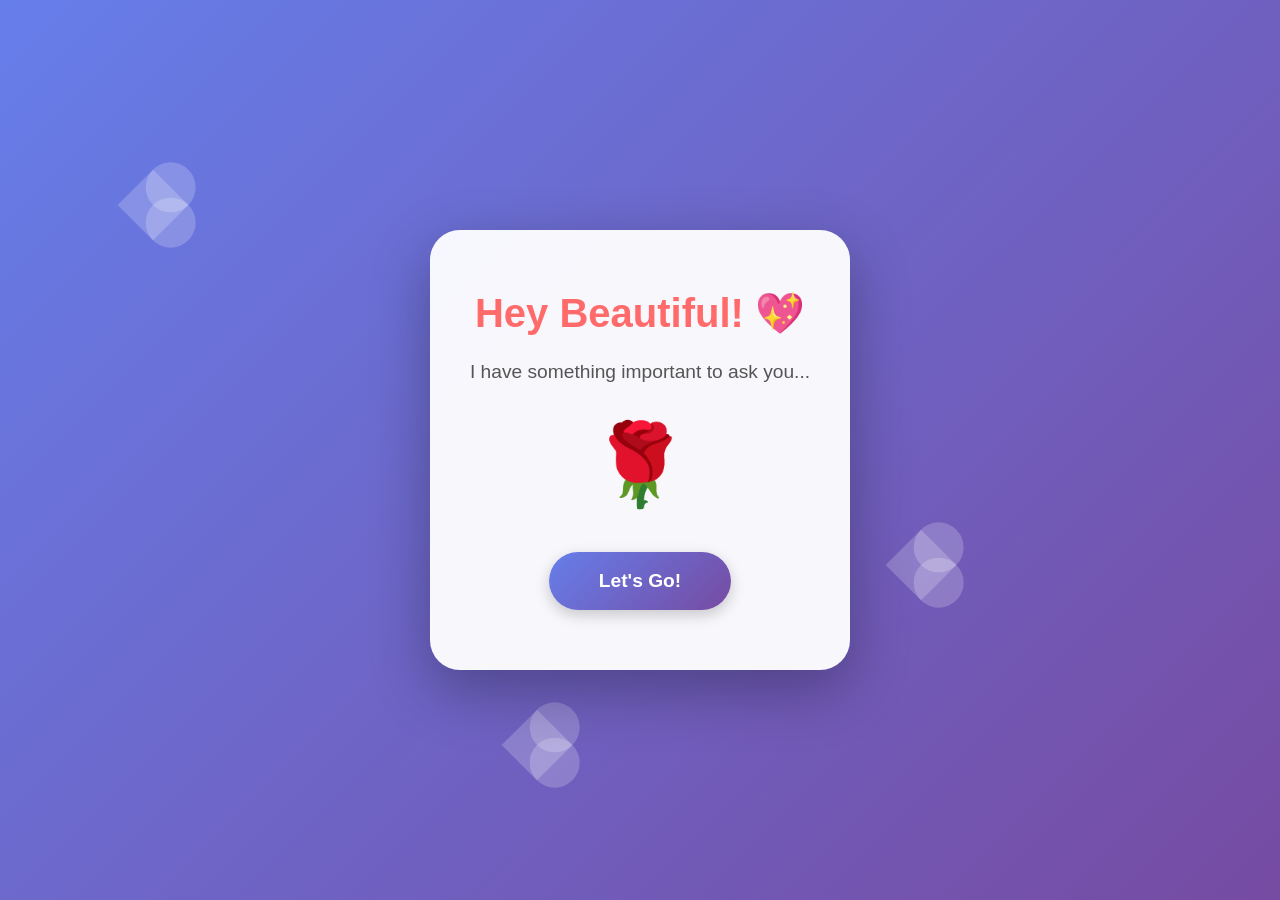
<file: index.html>
<!DOCTYPE html>
<html lang="en">
<head>
    <meta charset="UTF-8">
    <meta name="viewport" content="width=device-width, initial-scale=1.0">
    <title>A Special Question 💕</title>
    <link rel="stylesheet" href="styles.css">
</head>
<body>
    <div class="container">
        <div class="heart-background">
            <div class="heart"></div>
            <div class="heart"></div>
            <div class="heart"></div>
        </div>
        
        <div class="content">
            <h1 class="title">Hey Beautiful! 💖</h1>
            <p class="message">I have something important to ask you...</p>
            <div class="emoji">🌹</div>
            <button class="btn btn-next" onclick="nextPage()">Let's Go!</button>
        </div>
    </div>
    
    <script src="script.js"></script>
</body>
</html>
</file>
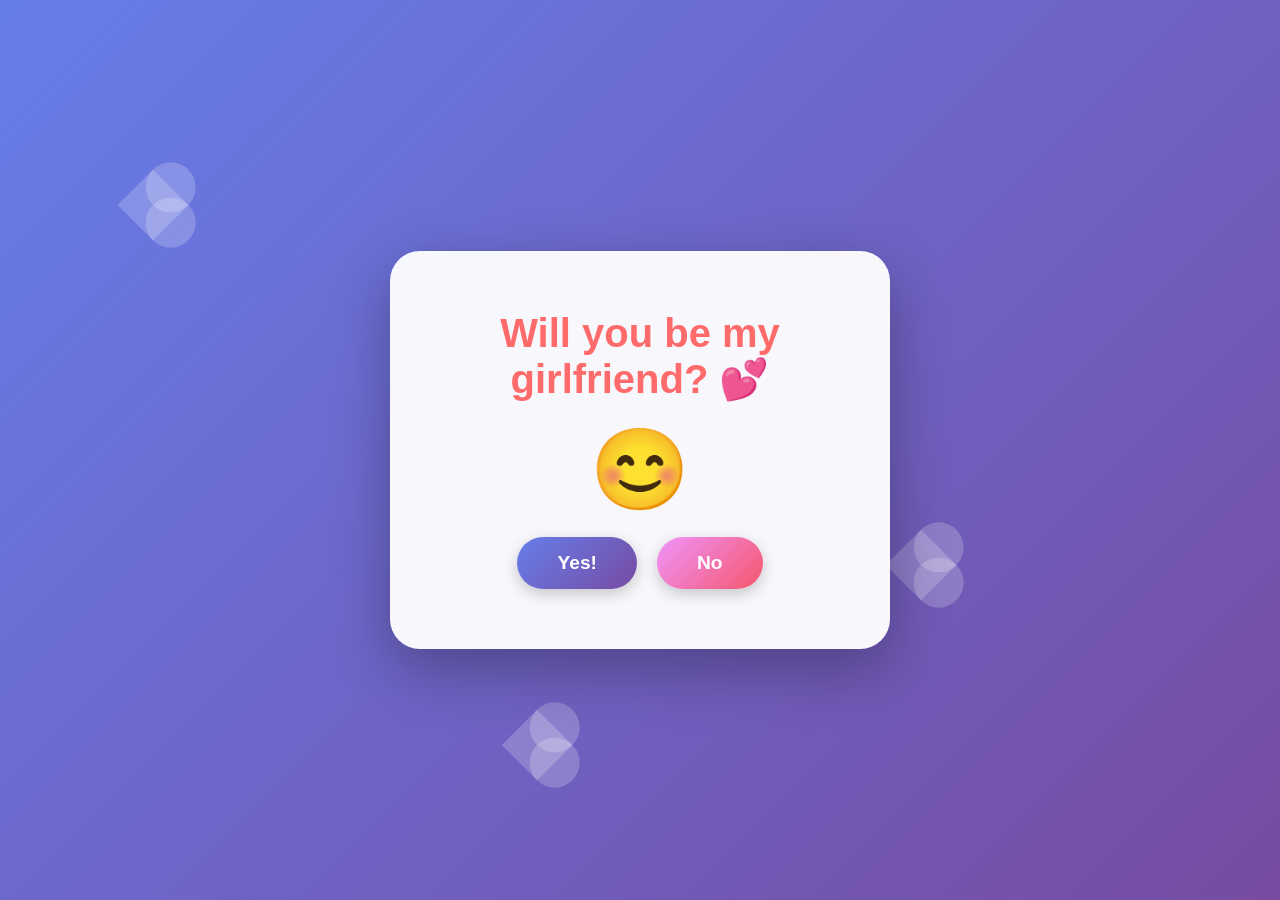
<file: page2.html>
<!DOCTYPE html>
<html lang="en">
<head>
    <meta charset="UTF-8">
    <meta name="viewport" content="width=device-width, initial-scale=1.0">
    <title>The Question 💕</title>
    <link rel="stylesheet" href="styles.css">
</head>
<body>
    <div class="container">
        <div class="heart-background">
            <div class="heart"></div>
            <div class="heart"></div>
            <div class="heart"></div>
        </div>
        
        <div class="content">
            <h1 class="title">Will you be my girlfriend? 💕</h1>
            <div class="emoji">😊</div>
            <div class="button-group">
                <button class="btn btn-yes" onclick="nextPage()">Yes!</button>
                <button class="btn btn-no" id="noBtn" onclick="handleNo()">No</button>
            </div>
        </div>
    </div>
    
    <script src="script.js"></script>
    <script>
        let clickCount = 0;
        function handleNo() {
            clickCount++;
            const noBtn = document.getElementById('noBtn');
            const messages = [
                'Are you sure? 🥺',
                'Really? 😢',
                'Think again! 💔'
            ];
            
            if (clickCount < messages.length) {
                noBtn.textContent = messages[clickCount];
            } else {
                window.location.href = 'page3.html';
            }
        }
    </script>
</body>
</html>
</file>
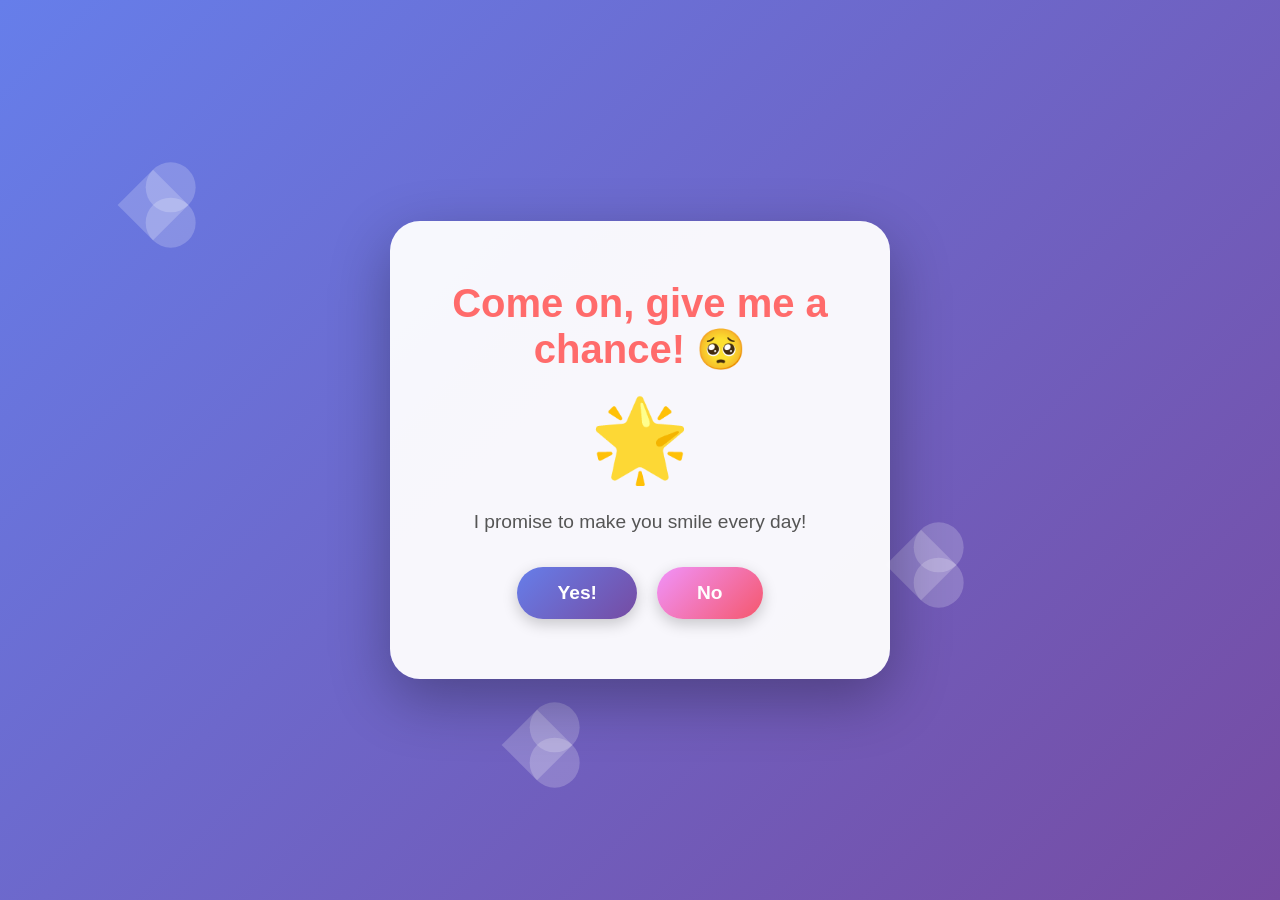
<file: page3.html>
<!DOCTYPE html>
<html lang="en">
<head>
    <meta charset="UTF-8">
    <meta name="viewport" content="width=device-width, initial-scale=1.0">
    <title>Please Reconsider 💕</title>
    <link rel="stylesheet" href="styles.css">
</head>
<body>
    <div class="container">
        <div class="heart-background">
            <div class="heart"></div>
            <div class="heart"></div>
            <div class="heart"></div>
        </div>
        
        <div class="content">
            <h1 class="title">Come on, give me a chance! 🥺</h1>
            <div class="emoji">🌟</div>
            <p class="message">I promise to make you smile every day!</p>
            <div class="button-group">
                <button class="btn btn-yes" onclick="nextPage()">Yes!</button>
                <button class="btn btn-no" id="noBtn" onmouseover="runAway(this)">No</button>
            </div>
        </div>
    </div>
    
    <script src="script.js"></script>
    <script>
        function runAway(btn) {
            const maxX = window.innerWidth - btn.offsetWidth - 50;
            const maxY = window.innerHeight - btn.offsetHeight - 50;
            
            const randomX = Math.random() * maxX;
            const randomY = Math.random() * maxY;
            
            btn.style.position = 'absolute';
            btn.style.left = randomX + 'px';
            btn.style.top = randomY + 'px';
        }
    </script>
</body>
</html>
</file>
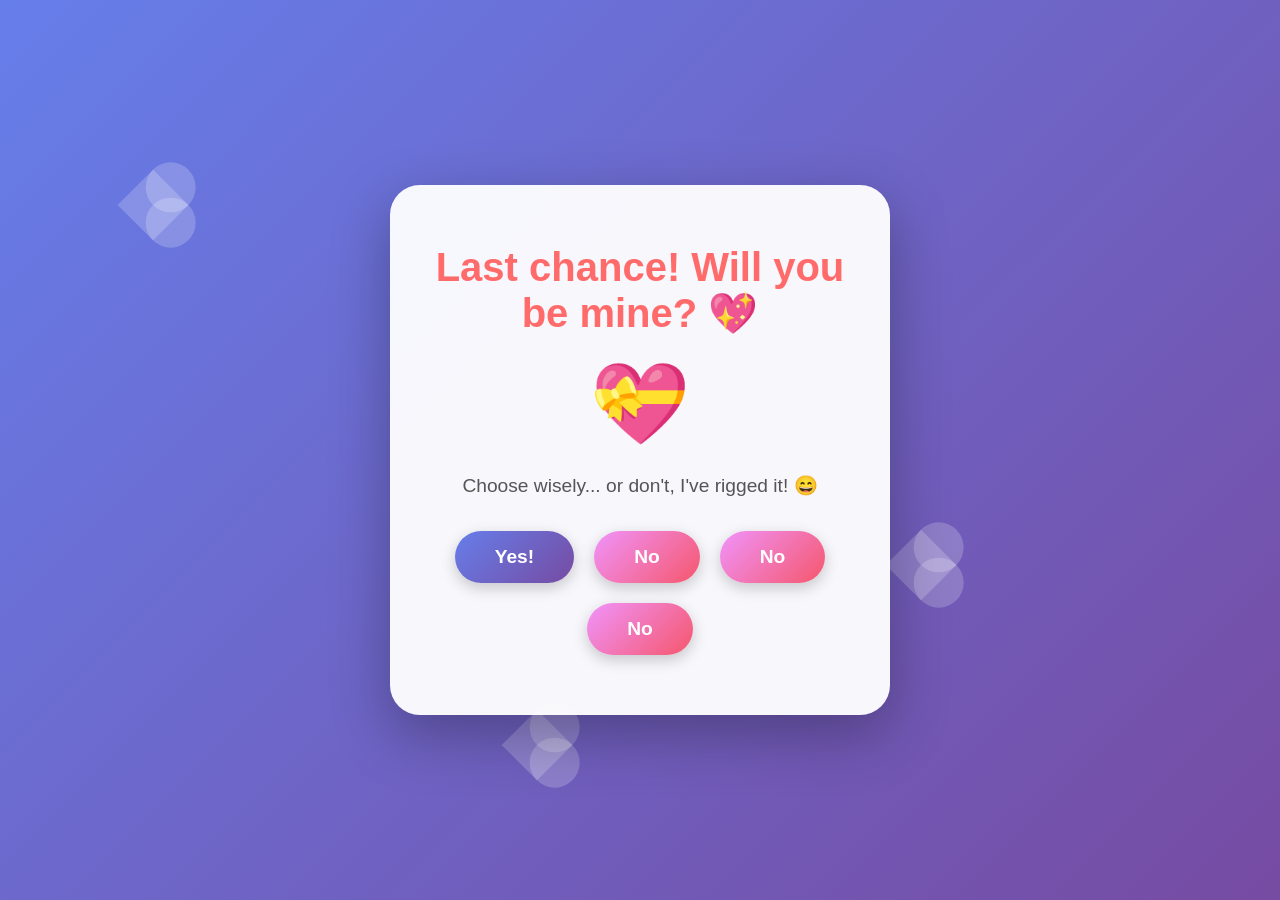
<file: page4.html>
<!DOCTYPE html>
<html lang="en">
<head>
    <meta charset="UTF-8">
    <meta name="viewport" content="width=device-width, initial-scale=1.0">
    <title>Final Answer! 💕</title>
    <link rel="stylesheet" href="styles.css">
</head>
<body>
    <div class="container">
        <div class="heart-background">
            <div class="heart"></div>
            <div class="heart"></div>
            <div class="heart"></div>
        </div>
        
        <div class="content">
            <h1 class="title">Last chance! Will you be mine? 💖</h1>
            <div class="emoji">💝</div>
            <p class="message">Choose wisely... or don't, I've rigged it! 😄</p>
            <div class="button-group" id="buttonContainer">
                <button class="btn btn-yes" onclick="celebrate()">Yes!</button>
                <button class="btn btn-no" onclick="convertToYes(this)">No</button>
                <button class="btn btn-no" onclick="convertToYes(this)">No</button>
                <button class="btn btn-no" onclick="convertToYes(this)">No</button>
            </div>
        </div>
        
        <div id="celebration" class="celebration hidden">
            <h1 class="title celebration-text">🎉 YAAAY! 🎉</h1>
            <p class="message">I knew you'd say yes! (eventually 😄)</p>
            <div class="confetti-container" id="confettiContainer"></div>
        </div>
    </div>
    
    <script src="script.js"></script>
    <script>
        function convertToYes(btn) {
            btn.textContent = 'Yes!';
            btn.className = 'btn btn-yes';
            btn.onclick = celebrate;
            
            // Check if all buttons are Yes now
            const allButtons = document.querySelectorAll('#buttonContainer .btn');
            const allYes = Array.from(allButtons).every(b => b.textContent === 'Yes!');
            
            if (allYes) {
                setTimeout(celebrate, 500);
            }
        }
        
        function celebrate() {
            document.querySelector('.content').classList.add('hidden');
            document.getElementById('celebration').classList.remove('hidden');
            createConfetti();
        }
        
        function createConfetti() {
            const container = document.getElementById('confettiContainer');
            const colors = ['#ff6b6b', '#ff8e8e', '#ffb4b4', '#ffd700', '#ff69b4'];
            
            for (let i = 0; i < 50; i++) {
                setTimeout(() => {
                    const confetti = document.createElement('div');
                    confetti.className = 'confetti';
                    confetti.style.left = Math.random() * 100 + '%';
                    confetti.style.backgroundColor = colors[Math.floor(Math.random() * colors.length)];
                    confetti.style.animationDelay = Math.random() * 3 + 's';
                    container.appendChild(confetti);
                }, i * 30);
            }
        }
    </script>
</body>
</html>
</file>
<file: styles.css>
* {
    margin: 0;
    padding: 0;
    box-sizing: border-box;
}

body {
    font-family: 'Arial', sans-serif;
    background: linear-gradient(135deg, #667eea 0%, #764ba2 100%);
    min-height: 100vh;
    display: flex;
    justify-content: center;
    align-items: center;
    overflow: hidden;
}

.container {
    position: relative;
    width: 100%;
    height: 100vh;
    display: flex;
    justify-content: center;
    align-items: center;
}

.heart-background {
    position: absolute;
    width: 100%;
    height: 100%;
    overflow: hidden;
    z-index: 1;
}

.heart {
    position: absolute;
    width: 50px;
    height: 50px;
    background: rgba(255, 255, 255, 0.2);
    transform: rotate(45deg);
    animation: float 6s infinite ease-in-out;
}

.heart::before,
.heart::after {
    content: '';
    position: absolute;
    width: 50px;
    height: 50px;
    background: rgba(255, 255, 255, 0.2);
    border-radius: 50%;
}

.heart::before {
    top: -25px;
    left: 0;
}

.heart::after {
    left: 25px;
    top: 0;
}

.heart:nth-child(1) {
    left: 10%;
    top: 20%;
    animation-delay: 0s;
}

.heart:nth-child(2) {
    left: 70%;
    top: 60%;
    animation-delay: 2s;
}

.heart:nth-child(3) {
    left: 40%;
    top: 80%;
    animation-delay: 4s;
}

@keyframes float {
    0%, 100% {
        transform: rotate(45deg) translateY(0px);
        opacity: 0.7;
    }
    50% {
        transform: rotate(45deg) translateY(-20px);
        opacity: 1;
    }
}

.content {
    position: relative;
    z-index: 2;
    background: rgba(255, 255, 255, 0.95);
    padding: 60px 40px;
    border-radius: 30px;
    box-shadow: 0 20px 60px rgba(0, 0, 0, 0.3);
    text-align: center;
    max-width: 500px;
    animation: slideIn 0.6s ease-out;
}

@keyframes slideIn {
    from {
        transform: translateY(50px);
        opacity: 0;
    }
    to {
        transform: translateY(0);
        opacity: 1;
    }
}

.title {
    font-size: 2.5em;
    color: #ff6b6b;
    margin-bottom: 20px;
    font-weight: bold;
}

.message {
    font-size: 1.2em;
    color: #555;
    margin-bottom: 30px;
    line-height: 1.6;
}

.emoji {
    font-size: 80px;
    margin: 20px 0;
    animation: bounce 1s infinite;
}

@keyframes bounce {
    0%, 100% {
        transform: translateY(0);
    }
    50% {
        transform: translateY(-10px);
    }
}

.button-group {
    display: flex;
    gap: 20px;
    justify-content: center;
    flex-wrap: wrap;
}

.btn {
    padding: 15px 40px;
    font-size: 1.2em;
    border: none;
    border-radius: 50px;
    cursor: pointer;
    transition: all 0.3s ease;
    font-weight: bold;
    box-shadow: 0 5px 15px rgba(0, 0, 0, 0.2);
}

.btn-yes {
    background: linear-gradient(135deg, #667eea 0%, #764ba2 100%);
    color: white;
}

.btn-yes:hover {
    transform: scale(1.1);
    box-shadow: 0 8px 25px rgba(102, 126, 234, 0.4);
}

.btn-no {
    background: linear-gradient(135deg, #f093fb 0%, #f5576c 100%);
    color: white;
}

.btn-no:hover {
    transform: scale(1.05);
}

.btn-next {
    background: linear-gradient(135deg, #667eea 0%, #764ba2 100%);
    color: white;
    padding: 18px 50px;
    margin-top: 20px;
}

.btn-next:hover {
    transform: scale(1.1);
    box-shadow: 0 8px 25px rgba(102, 126, 234, 0.4);
}

.hidden {
    display: none !important;
}

.celebration {
    position: relative;
    z-index: 2;
    background: rgba(255, 255, 255, 0.95);
    padding: 60px 40px;
    border-radius: 30px;
    box-shadow: 0 20px 60px rgba(0, 0, 0, 0.3);
    text-align: center;
    max-width: 500px;
}

.celebration-text {
    font-size: 3em;
    animation: pulse 0.6s infinite;
}

@keyframes pulse {
    0%, 100% {
        transform: scale(1);
    }
    50% {
        transform: scale(1.1);
    }
}

.confetti-container {
    position: fixed;
    top: 0;
    left: 0;
    width: 100%;
    height: 100%;
    pointer-events: none;
    z-index: 9999;
}

.confetti {
    position: absolute;
    width: 10px;
    height: 10px;
    top: -10px;
    animation: fall 3s linear infinite;
}

@keyframes fall {
    to {
        transform: translateY(100vh) rotate(360deg);
    }
}

@media (max-width: 600px) {
    .content, .celebration {
        padding: 40px 20px;
        max-width: 90%;
    }
    
    .title {
        font-size: 1.8em;
    }
    
    .message {
        font-size: 1em;
    }
    
    .emoji {
        font-size: 60px;
    }
    
    .btn {
        padding: 12px 30px;
        font-size: 1em;
    }
}
</file>
